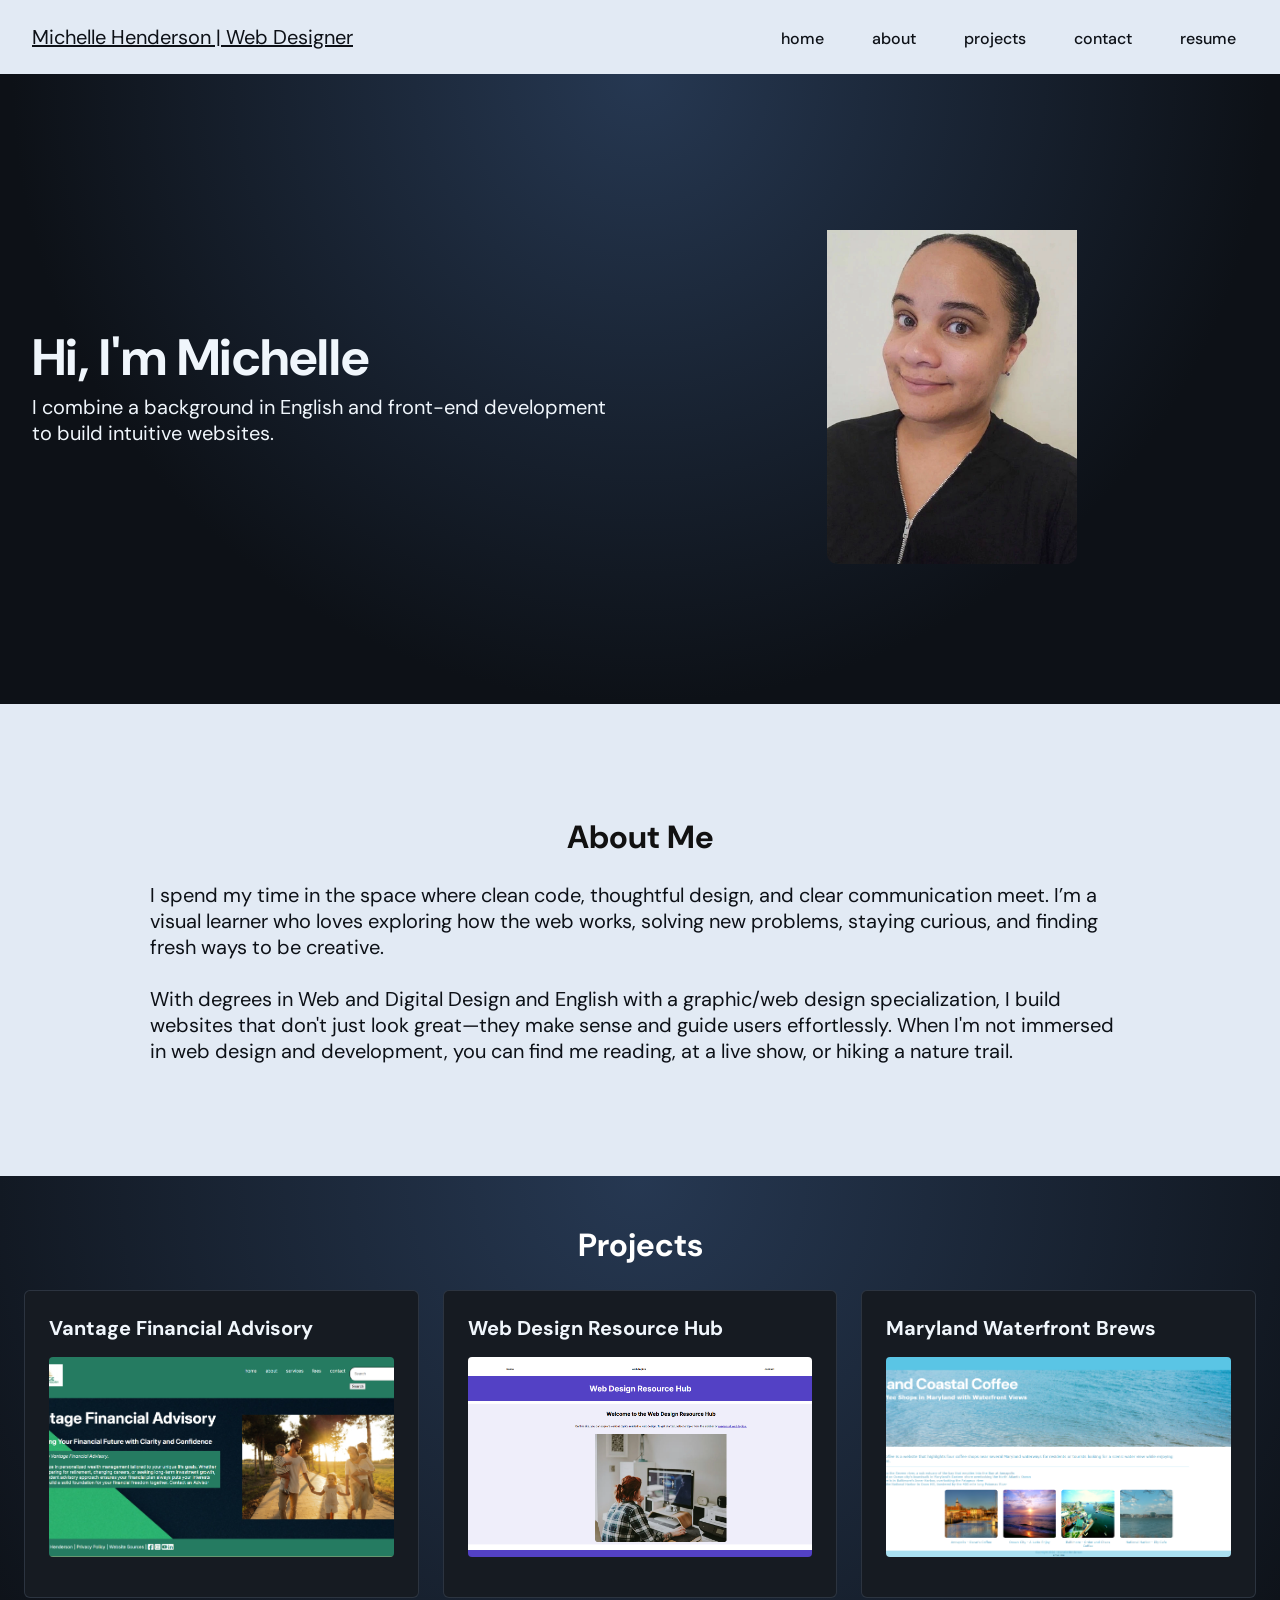
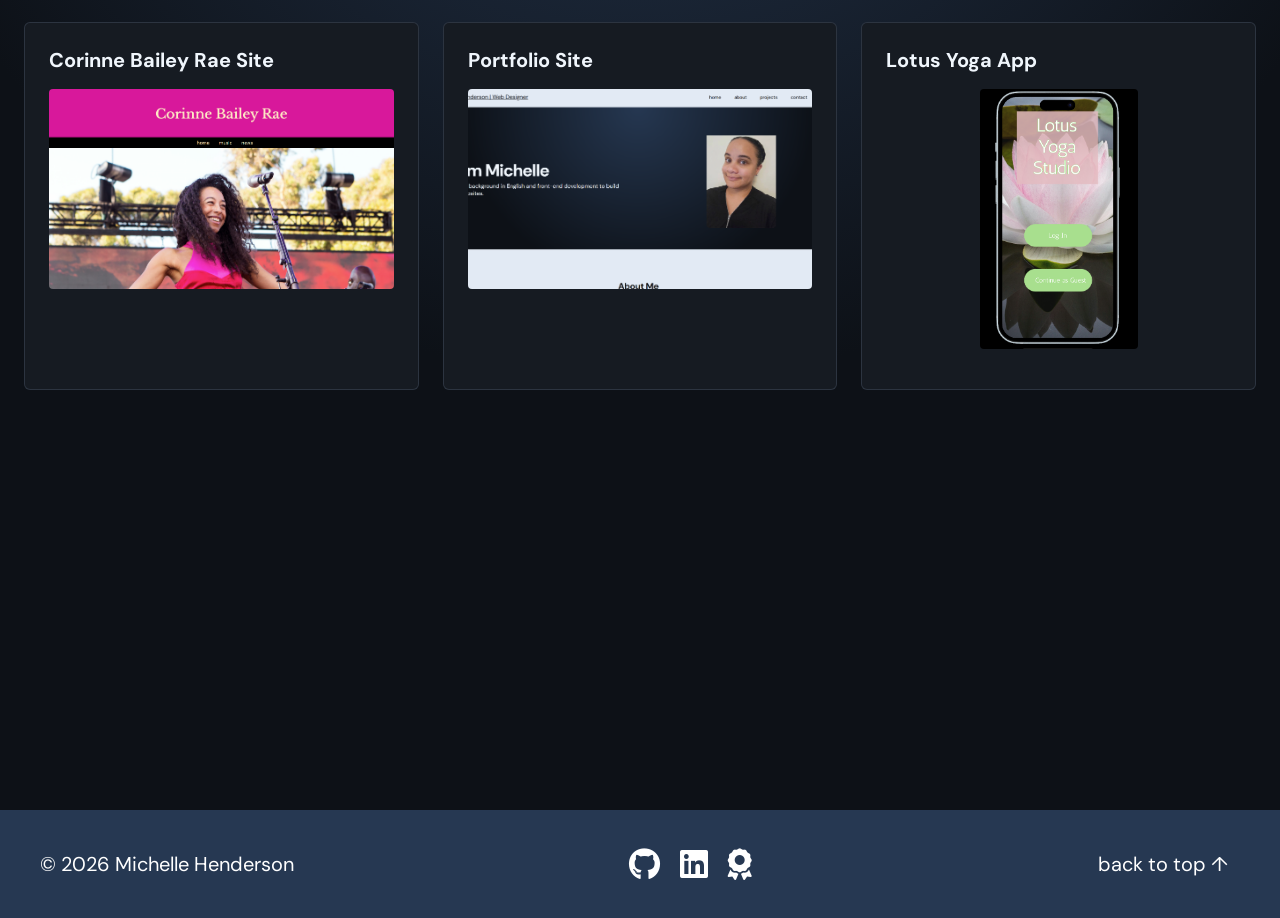
<file: index.html>
<!DOCTYPE html>
<html lang="en">
<head>
    <meta charset="UTF-8">
    <meta name="viewport" content="width=device-width, initial-scale=1.0">
    <title>Michelle Henderson - Web Designer</title>
     <meta name="description" content="Michelle Henderson is a web designer in the DC area specializing in responsive design, HTML, CSS, and JavaScript. Follow her latest coding projects here.">
    <link rel="preconnect" href="https://fonts.googleapis.com">
<link rel="preconnect" href="https://fonts.gstatic.com" crossorigin>
<link href="https://fonts.googleapis.com/css2?family=DM+Sans:ital,opsz,wght@0,9..40,100..1000;1,9..40,100..1000&family=Manrope:wght@200..800&display=swap" rel="stylesheet">
   <link rel="stylesheet" href="https://cdnjs.cloudflare.com/ajax/libs/font-awesome/6.5.1/css/all.min.css" integrity="sha512-DTOQO9RWCH3ppGqcWaEA1BIZOC6xxalwEsw9c2QQeAIftl+Vegovlnee1c9QX4TctnWMn13TZye+giMm8e2LwA==" crossorigin="anonymous" referrerpolicy="no-referrer" /> 
<link rel="stylesheet" href="style.css">
    <script src="script.js" defer></script>
</head>

<body>
   <header class="site-header" id="top">
<div class="logo">
    <a href="index.html">Michelle Henderson | Web Designer </a>
</div>

<button class="nav-toggle" aria-label="Toggle navigation">
    <span class="hamburger-bar"></span>
    <span class="hamburger-bar"></span>
    <span class="hamburger-bar"></span>
</button>

<nav class="site-nav">
    <ul>
        <li><a href="#hero">home</a></li>
        <li><a href="#about">about</a></li>
        <li><a href="#projects">projects</a></li>
        <li><a href="#contact">contact</a></li>
        <li><a href="resume.html">resume</a></li>
    </ul>
</nav>
   </header> 


   <main>
<section id="hero" class="hero-section">
    <div class="hero-text">
<h1>Hi, I'm Michelle</h1>
<span class="hero-subtitle">I combine a background in English and front-end development
     to build intuitive websites.
</span>
    </div>

    <div class="hero-image">
        <img src="images/selfie-3.webp" alt="photo of Michelle" class="selfie-img">
    </div>
</section>

<section id="about" class="about-section">
    <h2>About Me</h2>
<p>I spend my time in the space where clean code, thoughtful design, and clear communication meet. I’m a visual learner who loves exploring how the web works, solving new problems, staying curious, and finding fresh ways to be creative.</p><br>
<p>​With degrees in Web and Digital Design and English with a graphic/web design specialization, I build websites that don't just look great—they make sense and guide users effortlessly. When I'm not immersed in web design and development, you can find me reading, at a live show, or hiking a nature trail.</p>

</section>

<section id="projects" class="projects-section">
<h2>Projects</h2>
<div class="projects-grid">
    <article class="project-card">
        <h3>Vantage Financial Advisory</h3>
        <a href="vantage-financial-advisory.html"><img src="images/financial-site.png" alt="photo of Financial Advisory site"></a>
        <div class="tech-tags">
        </div>
    </article>
        
    <article class="project-card">
        <h3>Web Design Resource Hub</h3>
        <img src="images/resource-hub-site.png" alt="photo of Web Resource Hub site">
        <div class="tech-tags">
        </div>
    </article>

      <article class="project-card">
        <h3>Maryland Waterfront Brews</h3>
        <img src="images/coastal-coffee-site.png" alt="photo of Coastal Coffee site">
        <div class="tech-tags">
        </div>
    </article>

    <article class="project-card">
        <h3>Corinne Bailey Rae Site</h3>
        <img src="images/cbr-fansite-desktop.png" alt="photo of Corinne Bailey Rae Site">
        <div class="tech-tags">
        </div>
    </article>

    <article class="project-card">
        <h3>Portfolio Site</h3>
        <img src="images/portfolio-site.png" alt="photo of Portfolio site">
        <div class="tech-tags">
        </div>
    </article>

    <article class="project-card">
        <h3>Lotus Yoga App</h3>
        <img src="images/lotus-app.png" alt="photo of Lotus Yoga App" class="mockup-portrait">
        <div class="tech-tags">
        </div>
    </article>

</div>
</section>

<section id="contact" class="contact-section">
<h2>Let's Build Something Together!</h2>
<div class="cta">
  <a href="mailto:michellehenderson.dev@gmail.com?subject=Web%20Design%20Inquiry" class="btn">Get in Touch</a>
</div>
</section>






   </main>
<footer class="site-footer">
    <div class="footer-inner">
        <p>&copy; <span id="current-year"></span> Michelle Henderson</p>

        <div class="footer-social">
      <a href="https://github.com/michellehendersondev" target="_blank" rel="noopener noreferrer" aria-label="GitHub Profile">
        <i class="fa-brands fa-github" aria-hidden="true"></i>
      </a>
      <a href="https://linkedin.com" target="_blank" rel="noopener noreferrer" aria-label="LinkedIn Profile">
        <i class="fa-brands fa-linkedin" aria-hidden="true"></i>
      </a>

    <a href="https://meritpages.com/michellehenderson" target="_blank" rel="noopener noreferrer" aria-label="Merit Pages Profile">
  <i class="fa-solid fa-award" aria-hidden="true"></i>
</a>
    </div>

        <a href="#top" class="back-to-top">back to top &uarr;</a>
    </div>
</footer>


</body>
</html>
</file>
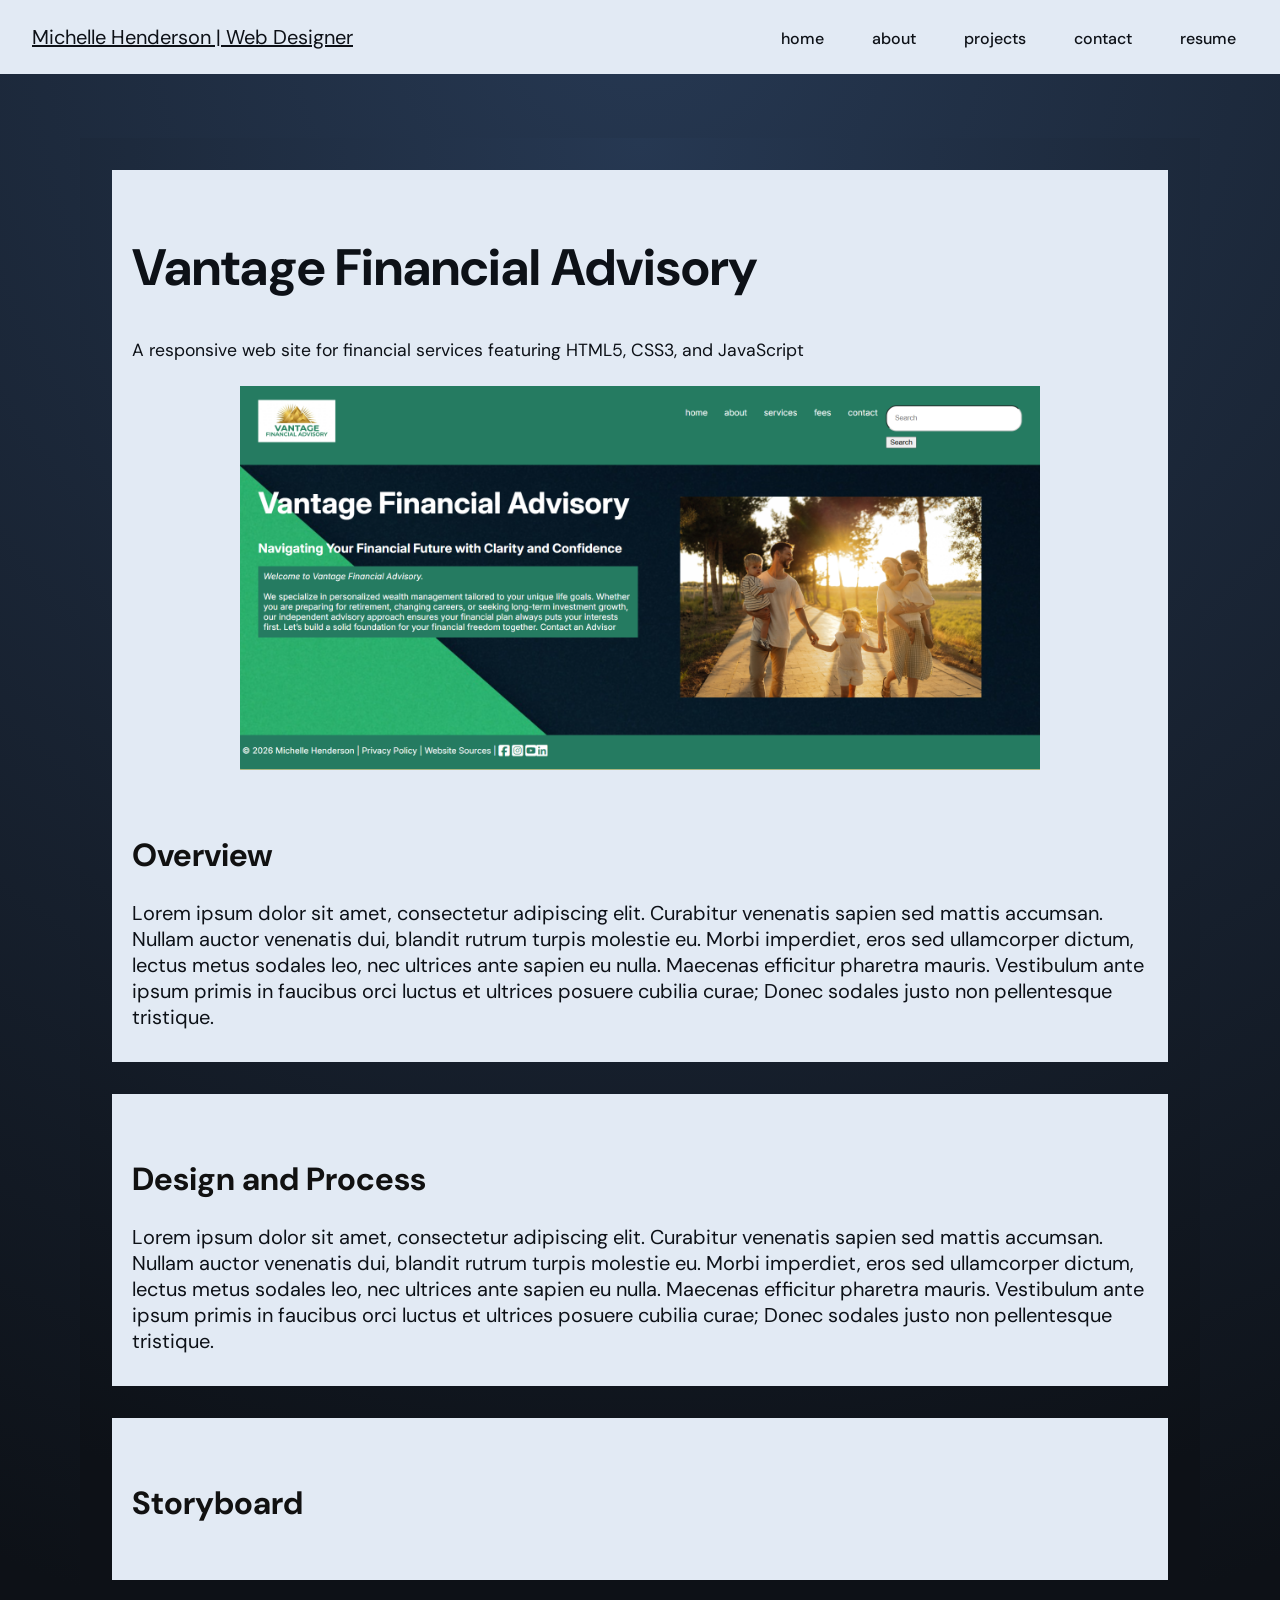
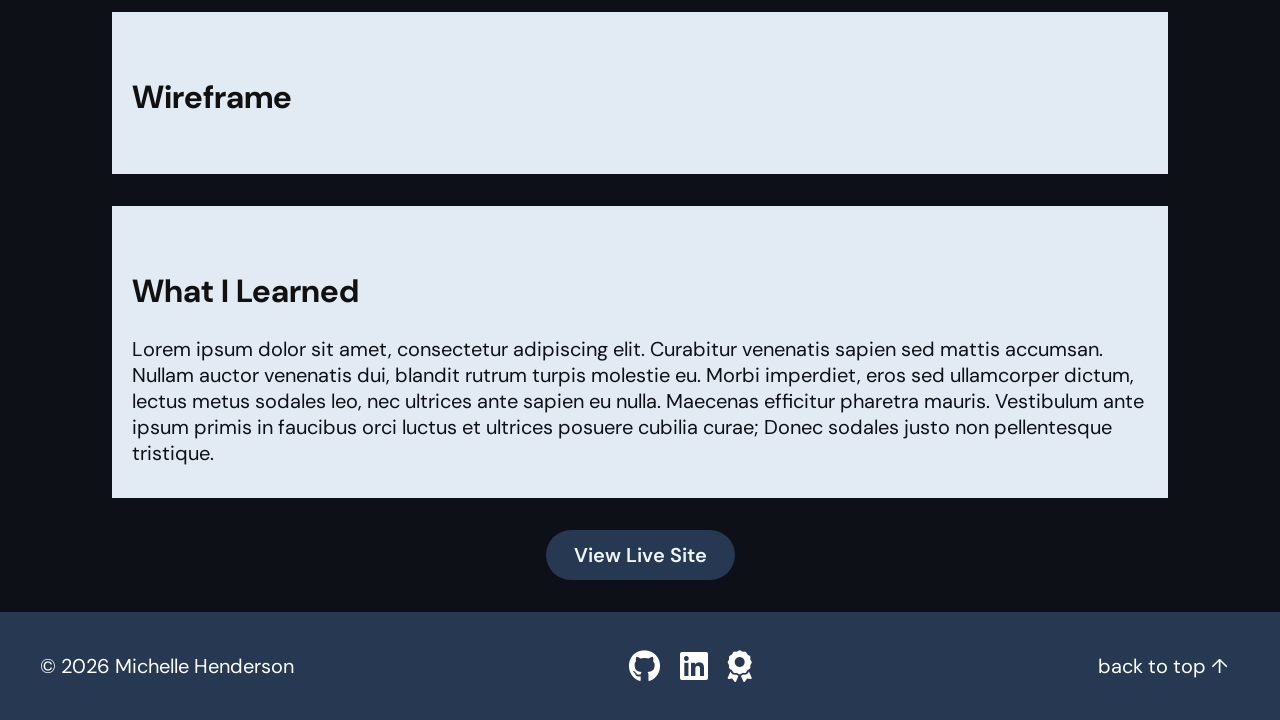
<file: vantage-financial-advisory.html>
<!DOCTYPE html>
<html lang="en">
<head>
    <meta charset="UTF-8">
    <meta name="viewport" content="width=device-width, initial-scale=1.0">
    <title>Michelle Henderson - Projects</title>
    <link rel="preconnect" href="https://fonts.googleapis.com">
<link rel="preconnect" href="https://fonts.gstatic.com" crossorigin>
<link href="https://fonts.googleapis.com/css2?family=DM+Sans:ital,opsz,wght@0,9..40,100..1000;1,9..40,100..1000&family=Manrope:wght@200..800&display=swap" rel="stylesheet">
   <link rel="stylesheet" href="https://cdnjs.cloudflare.com/ajax/libs/font-awesome/6.5.1/css/all.min.css" integrity="sha512-DTOQO9RWCH3ppGqcWaEA1BIZOC6xxalwEsw9c2QQeAIftl+Vegovlnee1c9QX4TctnWMn13TZye+giMm8e2LwA==" crossorigin="anonymous" referrerpolicy="no-referrer" /> 
<link rel="stylesheet" href="style.css">
    <script src="script.js" defer></script>
</head>

<body>
   <header class="site-header" id="top">
<div class="logo">
    <a href="index.html">Michelle Henderson | Web Designer </a>
</div>

<button class="nav-toggle" aria-label="Toggle navigation">
    <span class="hamburger-bar"></span>
    <span class="hamburger-bar"></span>
    <span class="hamburger-bar"></span>
</button>

<nav class="site-nav">
    <ul>
        <li><a href="index.html">home</a></li>
        <li><a href="index.html#about">about</a></li>
        <li><a href="index.html#projects">projects</a></li>
        <li><a href="index.html#contact">contact</a></li>
        <li><a href="resume.html">resume</a></li>
    </ul>
</nav>
   </header> 
<main>
<div class="container">
   <section id="hero" class="hero-section-project">
    <div class="hero-text">
<h1 class="project-page-h1">Vantage Financial Advisory</h1>
<span class="hero-subtitle-project-page"> A responsive web site for financial services featuring HTML5, CSS3, and JavaScript
</span>
    </div>

    <div class="project-image">
        <img src="images/financial-site.png" alt="photo of Vantage Financial Advisory website">
    </div>
</section>

<section class="project-section">
<h2 class="project-h2">Overview</h2>
<p>Lorem ipsum dolor sit amet, consectetur adipiscing elit. Curabitur venenatis sapien sed mattis accumsan. Nullam auctor venenatis dui, blandit rutrum turpis molestie eu. Morbi imperdiet, eros sed ullamcorper dictum, lectus metus sodales leo, nec ultrices ante sapien eu nulla. Maecenas efficitur pharetra mauris. Vestibulum ante ipsum primis in faucibus orci luctus et ultrices posuere cubilia curae; Donec sodales justo non pellentesque tristique.</p>
</section>

<section class="project-section">
    <h2 class="project-h2">Design and Process</h2>
    <p>Lorem ipsum dolor sit amet, consectetur adipiscing elit. Curabitur venenatis sapien sed mattis accumsan. Nullam auctor venenatis dui, blandit rutrum turpis molestie eu. Morbi imperdiet, eros sed ullamcorper dictum, lectus metus sodales leo, nec ultrices ante sapien eu nulla. Maecenas efficitur pharetra mauris. Vestibulum ante ipsum primis in faucibus orci luctus et ultrices posuere cubilia curae; Donec sodales justo non pellentesque tristique.</p>
</section>

<section class="project-section">
    <h2 class="project-h2">Storyboard</h2>
</section>

<section class="project-section">
    <h2 class="project-h2">Wireframe</h2>
</section>

<section class="project-section">
    <h2 class="project-h2">What I Learned</h2>
     <p>Lorem ipsum dolor sit amet, consectetur adipiscing elit. Curabitur venenatis sapien sed mattis accumsan. Nullam auctor venenatis dui, blandit rutrum turpis molestie eu. Morbi imperdiet, eros sed ullamcorper dictum, lectus metus sodales leo, nec ultrices ante sapien eu nulla. Maecenas efficitur pharetra mauris. Vestibulum ante ipsum primis in faucibus orci luctus et ultrices posuere cubilia curae; Donec sodales justo non pellentesque tristique.</p>
</section>



</div>

<div class="cta">
  <a href="https://michellehenderson.dev/financial-advisory-site/" class="btn">View Live Site</a>
</div>







   </main>

   <footer class="site-footer">
    <div class="footer-inner">
        <p>&copy; <span id="current-year"></span> Michelle Henderson</p>

        <div class="footer-social">
      <a href="https://github.com/michellehendersondev" target="_blank" rel="noopener noreferrer" aria-label="GitHub Profile">
        <i class="fa-brands fa-github" aria-hidden="true"></i>
      </a>
      <a href="https://linkedin.com" target="_blank" rel="noopener noreferrer" aria-label="LinkedIn Profile">
        <i class="fa-brands fa-linkedin" aria-hidden="true"></i>
      </a>

    <a href="https://meritpages.com/michellehenderson" target="_blank" rel="noopener noreferrer" aria-label="Merit Pages Profile">
  <i class="fa-solid fa-award" aria-hidden="true"></i>
</a>
    </div>




        <a href="#top" class="back-to-top">back to top &uarr;</a>
    </div>
</footer>
</body>
</html>
</file>
<file: style.css>
:root {
  --bg-dark: #0d1117;
  --bg-dark-glow: #263852;
  --bg-dark-card: #161b22;
  --bg-light: #e2eaf4;
  --text-on-dark: #f0f6fc;
  --text-muted-dark: #8b949e;
  --text-on-light: #0d1117;
  --accent: #8513ff;
  --border-subtle: rgba(165, 196, 232, 0.15);
}


*,
*::before,
*::after {
    box-sizing: border-box;
    margin: 0;
    padding: 0;
}

html {
    font-size: 16px; 
}

body {
    font-family: 'DM Sans', sans-serif;
    font-size: 1.25rem;
    color: #333;
    background-color: var(--bg-dark);
    background-image: radial-gradient(circle at 50% 0%, var(--bg-dark-glow) 0%, var(--bg-dark) 70%);
}

img {
    max-width: 100%;
    height: auto;
    display: block;
}

.hero-section{
  background-color: var(--bg-dark);
  background-image: radial-gradient(circle at 50% 0%, var(--bg-dark-glow) 0%, var(--bg-dark) 70%);
  color: var(--text-on-dark);
}

.selfie-img {
    width:100%;
    max-width:250px;
    height:auto;
    display:block;
    margin: 0 auto;
    border-radius:10px;
    padding-top:1.5rem;
}

.hero-section {
    padding: 2.5rem clamp(1.25rem, 5vw, 2rem) 3rem;
}

.about-section {
    padding: 3.5rem clamp(1.25rem, 5vw, 2rem);
}

.about-section p + p {
    margin-top: 1rem;
}

.contact-section {
    padding: 3.5rem clamp(1.25rem, 5vw, 2rem);
    text-align: center;
}


/* --- Mobile Header & Spacing --- */
.site-header {
    position: sticky;
    top:0;
    z-index:1000;
    display: flex;
    justify-content: space-between;
    align-items: center;
    padding: 1rem 1.25rem; /* Tighter padding for mobile */
    font-size: 1.15rem;
    background-color: var(--bg-light);
}

header, .hero {
    padding-left: 1.25rem;
    padding-right: 1.25rem;
}

h1 {
    font-size: clamp(2.2rem, 4vw, 4rem);
    margin-bottom: 0.2rem;
}

h2 {font-size: 2rem;
    margin-bottom: 1.5rem;
    text-align: center;
    color: #111;
}

.project-h2{
    text-align:left;
    padding-top:2rem;
}

.project-page-h1{
   color: var(--text-on-light);
   padding: 2rem 1.25rem;
}

.hero-subtitle {
    font-size: 1.1rem;
    color: var(--text-on-dark);
}

.hero-subtitle-project-page{
    font-size: 1.1rem;
    color: var(--text-on-light);
    padding: 2rem 1.25rem;
}

/* --- Mobile Hamburger Toggle Button --- */
.nav-toggle {
    display: block; /* Visible by default on mobile */
    background: none;
    border: none;
    cursor: pointer;
    padding: 0.5rem;
    z-index: 1001;
}

.hamburger-bar {
    display: block;
    width: 25px;
    height: 3px;
    background-color: #333;
    margin: 5px 0;
    transition: 0.3s;
}

/* --- Mobile Off-Canvas Navigation --- */
.site-nav {
    position: fixed;
    top: 0;
    right: 0;
    z-index: 999;
    width: 280px;
    height: auto;
    max-height: 90vh;
    background-color: #ffffff;
    border-bottom-left-radius: 12px;
    box-shadow: -4px 0 15px rgba(0, 0, 0, 0.1);
    transform: translateX(100%);
    visibility: hidden;
    transition: transform 0.4s cubic-bezier(0.16, 1, 0.3, 1), visibility 0.4s;
}

.site-nav.active {
    transform: translateX(0);
    visibility: visible;
}

.site-nav ul {
    list-style: none;
    display: flex;
    flex-direction: column; /* Stacked vertical links for mobile touch targets */
    padding: 4rem 1.5rem 1.25rem 1.5rem;
    gap: 0.25rem;
    margin: 0;
}

.site-nav a {
    text-decoration: none;
    color: #333;
    font-weight: 500;
    display: flex;
    align-items: center;
    min-height: 44px;
    padding: 0.35rem 0;
    font-size: 1.1rem;
}

.site-nav a:hover {
    color: var(--accent);
}

a:link{color:var( --text-on-light);
}

a:visited{color:var( --text-on-light);
}

a:focus{color:var( --accent);
}

a:hover{color:var( --accent);
}

a:active{color:var( --text-on-light);
}

.cta a {
    color: var(--text-on-dark);
}

.about-section {
    background-color: var(--bg-light);
    color: var(--text-on-light);
    
}

.about-section p {
    max-width:70ch;
    margin: 0 auto;
}

.back-to-top {
  display: inline-flex;
  align-items: center;
  justify-content: center;
  min-height: 44px;
  padding: 0.5rem 0.75rem;
}


/* --- Projects Section & Grid --- */
.projects-section {
    padding: 3rem 1.5rem;
    background-color: var(--bg-dark);
    background-image: radial-gradient(circle at 50% 0%, var(--bg-dark-glow) 0%, var(--bg-dark) 75%);
    color: var(--text-on-dark);
}

.projects-section h2 {
    font-size: 2rem;
    margin-bottom: 1.5rem;
    text-align: center;
    color: white;
}

/* Mobile default: Single column stack for project cards */
.projects-grid {
    display: grid;
    grid-template-columns: 1fr;
    gap: 1.5rem;
}

.project-card {
  background-color: var(--bg-dark-card);
  padding: 1.5rem;
  border-radius: 6px;
  border: 1px solid var(--border-subtle);
  display: flex;
  flex-direction: column;
  gap: 1rem;
  min-width: 0;
  overflow: hidden;
}

.project-card img {
  display: block;
  width: 100%;
  max-width: 100%;
  height: 200px;
  object-fit: cover;
  border-radius: 4px;
}

.project-card img.mockup-portrait {
  width: auto;
  max-width: 100%;
  height: auto;
  max-height: 260px;
  object-fit: contain;
  align-self: center;
}

.project-card h3 {
    font-size: 1.25rem;
    color: var(--text-on-dark);
}

.project-card p {
    font-size: 0.95rem;
    color: var(--text-muted-dark);
}

.tech-tags {
    display: flex;
    flex-wrap: wrap;
    gap: 0.5rem;
}

.contact-section{
    background-color: var(--bg-light);
    color: var(--text-on-light);
}
.site-footer {
  background-color: var(--bg-dark-glow);
  color: #ffffff;            /* Base text color */
  padding: 2rem 1rem;
}

/* Inner constrained layout container */
.footer-inner {
  max-width: 1200px;
  margin: 0 auto;
  display: flex;
  flex-direction: column;
  align-items: center;
  gap: 1rem;
  text-align: center;
}

/* Link and icon alignment */
.site-footer a {
  color: #ffffff;
  text-decoration: none;
  display: inline-flex;
  align-items: center;
  justify-content: center;
}

/* Font Awesome icon sizing and transition */
.site-footer i {
  font-size: 1.35rem;
  transition: color 0.2s ease, transform 0.2s ease;
}

.footer-social .fa-brands,
.footer-social .fa-solid {
    font-size: 2rem;
}


/* Hover and focus states for interactivity */
.site-footer a:hover i,
.site-footer a:focus i {
  color: var(--accent);
  transform: translateY(-2px);
}

.footer-social {
  display: flex;
  gap: 1.25rem;
  align-items: center;
}

.hero-section,
  .about-section {
  padding-left: clamp(1.25rem, 5vw, 2rem);
  padding-right: clamp(1.25rem, 5vw, 2rem);
}

.project-image{
    width:100%;
    max-width:800px;
    height:auto;
    display:block;
    margin: 0 auto;
    border-radius:10px;
    padding-top:1.5rem;
}

.hero-section-project{
    padding-top:2rem;
    background-color: var(--bg-light); /* Or var(--bg-dark-card) if dark */
    color: var(--text-on-light);
}

.container{
    max-width:70rem;
    margin-inline:auto;
    padding-left: clamp(1.25rem, 5vw, 2rem);
    padding-right: clamp(1.25rem, 5vw, 2rem);
    padding-top:2rem;
    margin-top:4rem;
    background-color: var(--bg-dark);
    background-image: radial-gradient(circle at 50% 0%, var(--bg-dark-glow) 0%, var(--bg-dark) 70%);
    color: var(--text-on-light);
}

.project-section{
  background-color: var(--bg-light); /* Or var(--bg-dark-card) if dark */
  color: var(--text-on-light);
  padding: 2rem 1.25rem;
  margin-bottom: 2rem; /* Creates the gap below each section */
}

.cta{
  display: flex;
  flex-wrap: wrap;
  justify-content: center;
  gap: 0.75rem;
  margin-top: 1.5rem;
}

.btn{
  display: inline-flex;
  align-items: center;
  justify-content: center;
  min-height: 44px;
  padding: 0.75rem 1.75rem;
  border-radius: 999px;
  background-color: var(--bg-dark-glow);
  color: var(--text-on-dark);
  font-weight: 600;
  text-decoration: none;
  transition: background-color 0.2s ease, color 0.2s ease, border-color 0.2s ease;
  margin-bottom: 2rem;
}
.btn:hover,
.btn:focus-visible {
  background-color: var(--bg-dark-glow);
  border-color: var(--bg-dark-glow);
  color:var(--accent);
}

.btn:focus-visible {
  outline: 3px solid var(--accent);
  outline-offset: 2px;
}

.reveal {
  opacity: 0;
  transform: translateY(20px);
  transition: opacity 0.65s ease-out, transform 0.65s ease-out;
}

.reveal.is-visible {
  opacity: 1;
  transform: translateY(0);
}



/* Respect user motion preferences */
@media (prefers-reduced-motion: reduce) {
  .reveal {
    opacity: 1;
    transform: none;
    transition: none;
  }
}

@media (min-width: 768px) {

    .hero-section {
        display:grid;
        grid-template-columns: 1fr 1fr;
        align-items:center;
        gap: 2rem; 
        min-height: 70vh;
    }

    .site-header {
        padding: 1.5rem 2rem;
        font-size: 1.25rem;
    }

    .hero {
        padding-top:4rem;
        padding-bottom:4rem;
        padding-left: 2rem;
        padding-right: 2rem;
    }

    .hero-text {
        margin-top:0;
    }

    .hero-subtitle {
        font-size: 1.25rem;
    }

    /* Hide the mobile menu toggle on desktop */
    .nav-toggle {
        display: none;
    }

    /* Reset off-canvas sidebar back to a inline header navigation */
    .site-nav {
        position: static;
        width: auto;
        height: auto;
        background-color: transparent;
        box-shadow: none;
        transform: none;
        visibility: visible;
    }

    .site-nav ul {
        flex-direction: row; /* Horizontal alignment */
        padding: 0;
        gap: 1.5rem;
    }

    .site-nav a {
        display: inline;
        padding: 0.5rem 0.75rem;
        font-size: 1rem;
    }

    .projects-grid {
        grid-template-columns: repeat(3, 1fr); /* Switches to a 3-column grid on larger screens */
    }
    
    .hero {
        padding: 5rem 2rem;
    }

    .hero h1 {
        font-size: 2.75rem;
    }

    .about-section{
    padding-top: 7rem;    
    padding-bottom: 7rem; 
}

   .contact-section{
    padding-top: 7rem;    
    padding-bottom: 7rem; 
}

.footer-inner {
    flex-direction: row;
    justify-content: space-between;
  }

  .btn {
    margin-bottom: 2rem;
  }
  

}

/*project card slide-in*/
@media (max-width: 767px) {
  .projects-grid .project-card.card-reveal {
    opacity: 0;
    transform: translateY(18px);
    transition: opacity 0.5s ease-out, transform 0.5s ease-out;
  }

  .projects-grid .project-card.card-reveal.is-visible {
    opacity: 1;
    transform: translateY(0);
  }
}

@media (prefers-reduced-motion: reduce) {
  .projects-grid .project-card.card-reveal {
    opacity: 1;
    transform: none;
    transition: none;
  }
}
</file>
